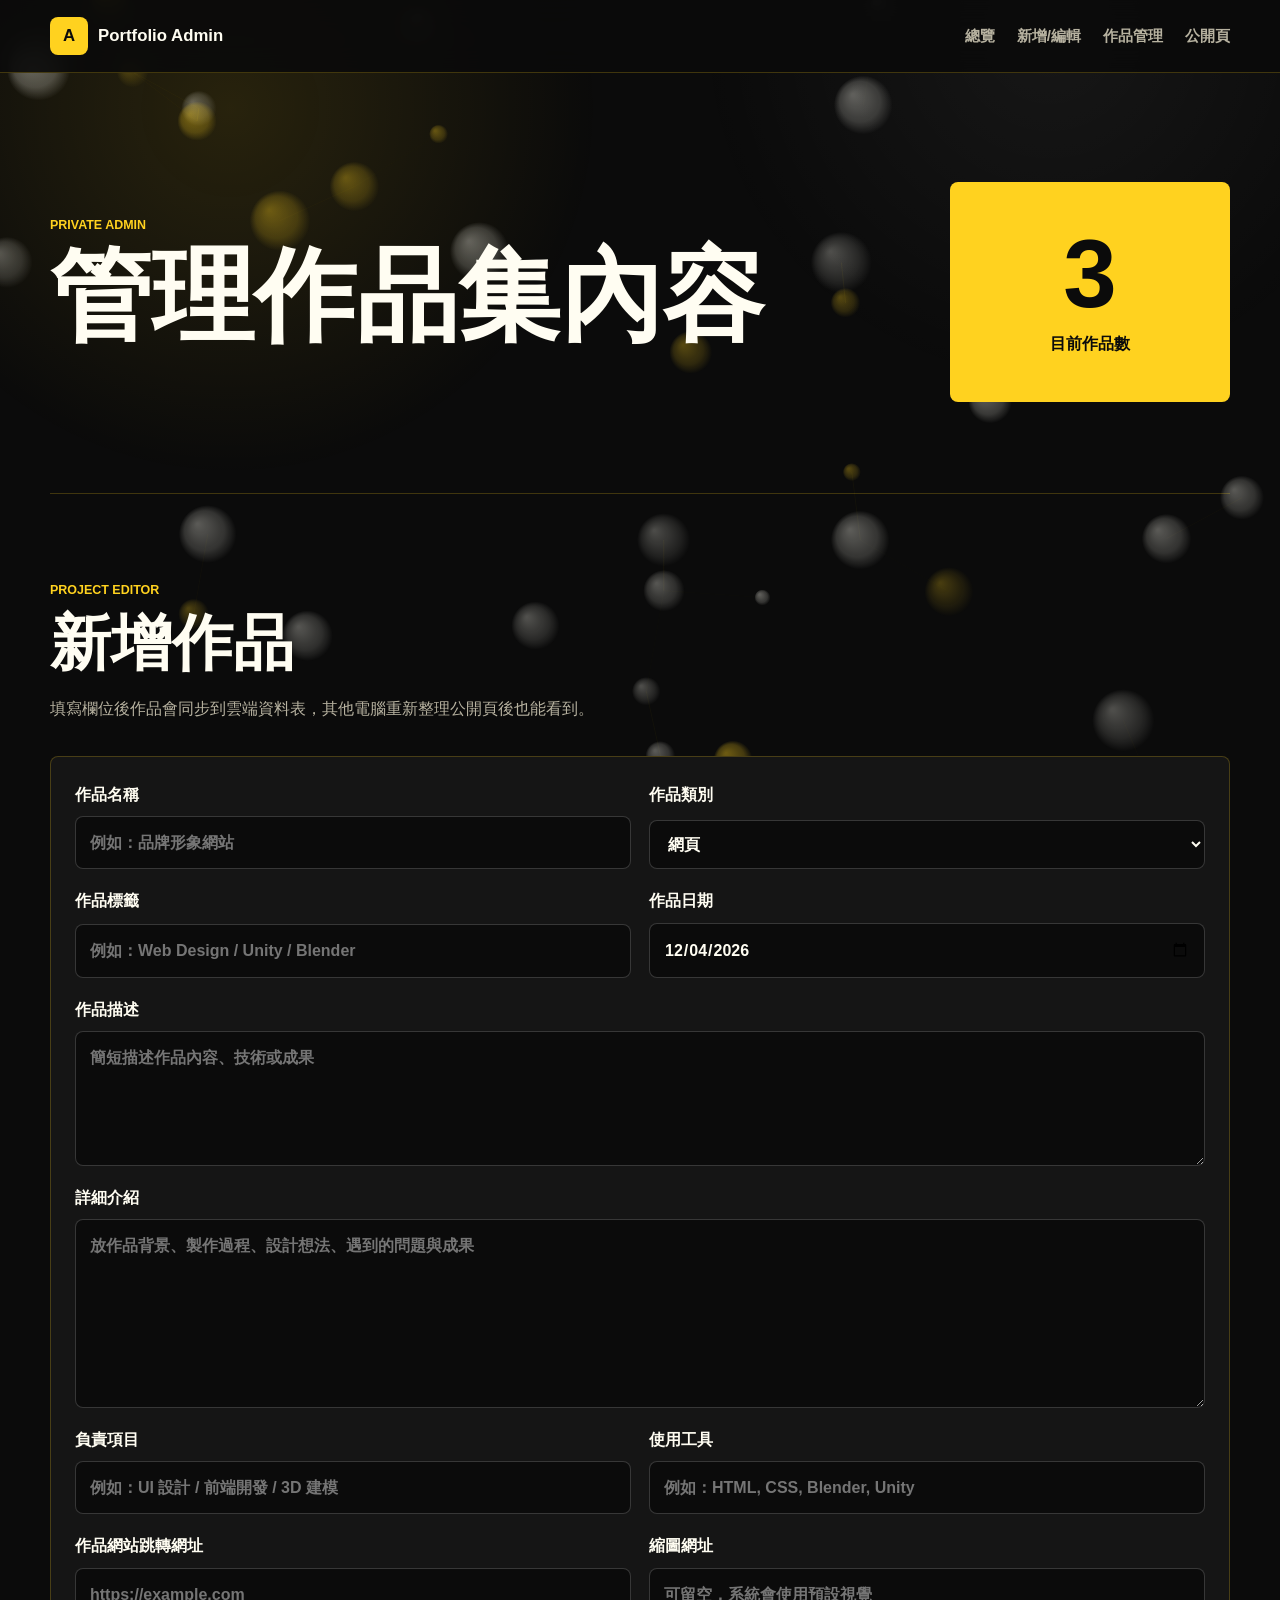
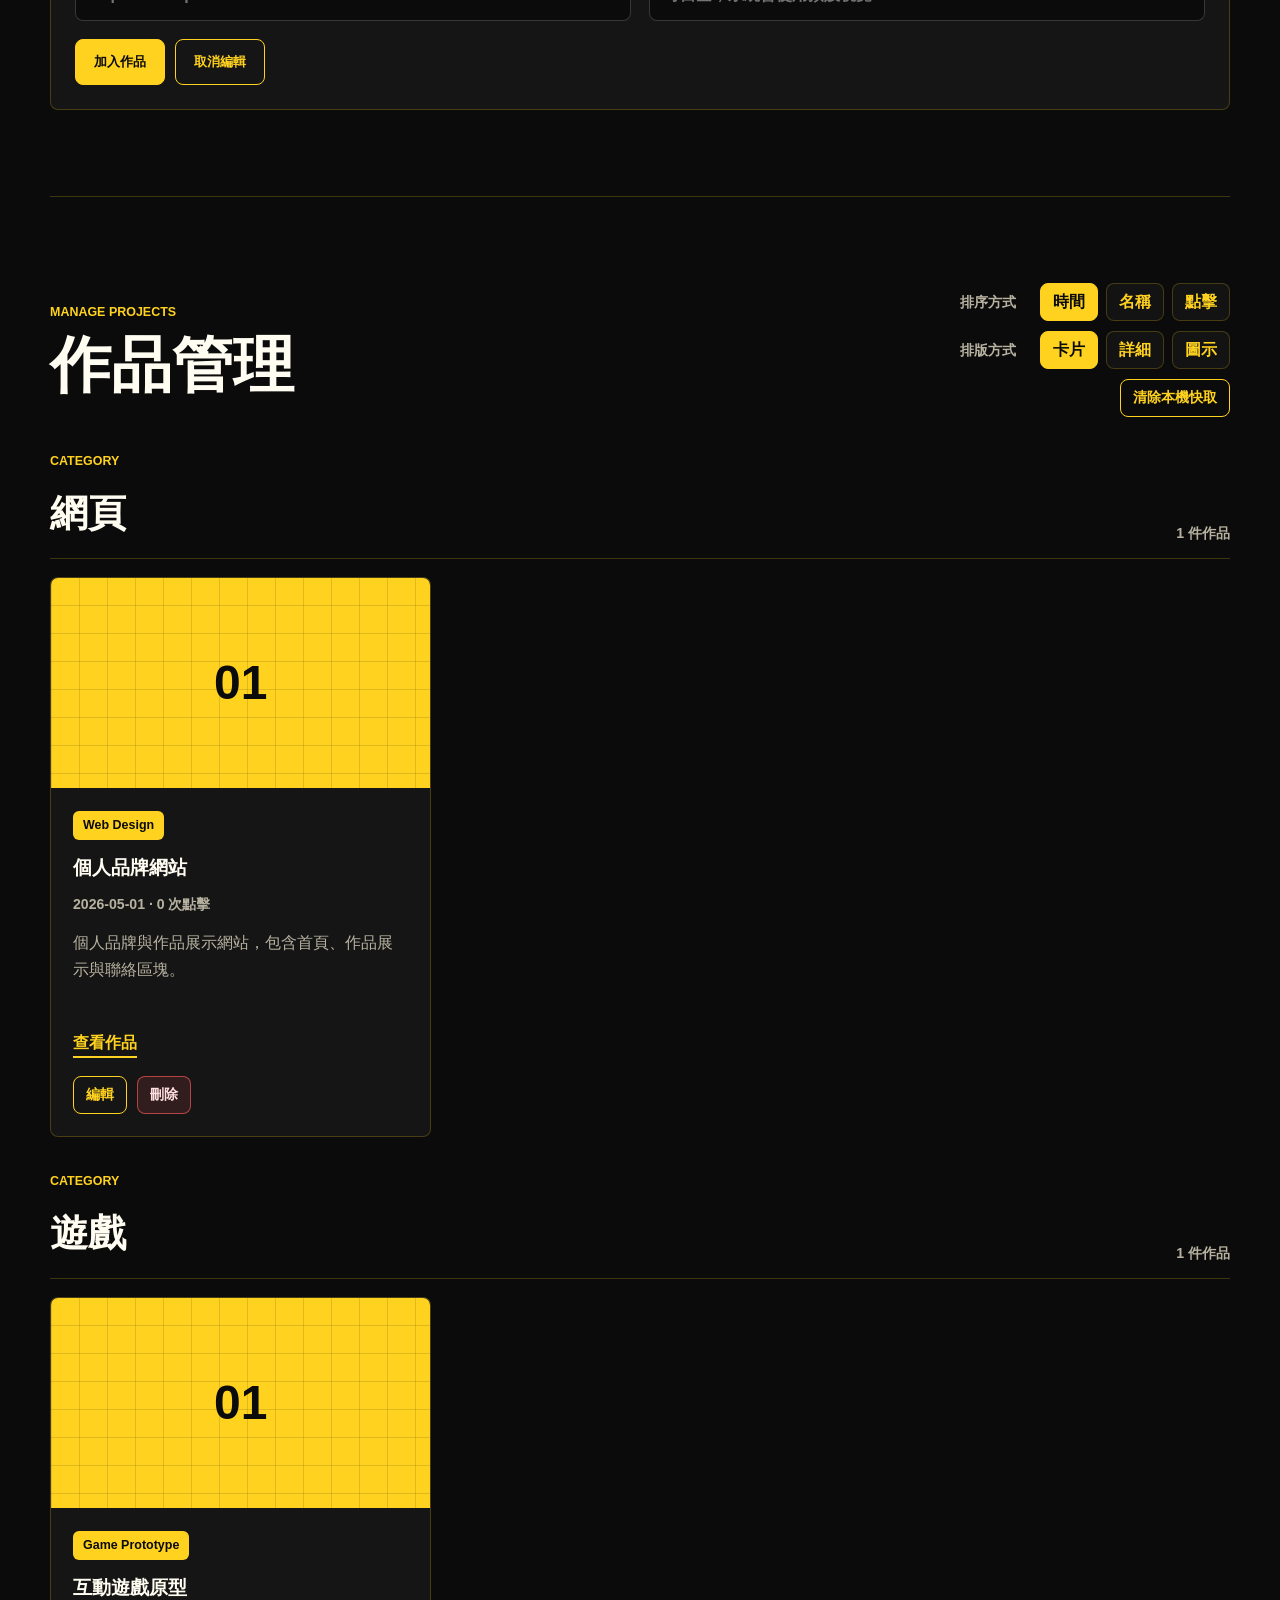
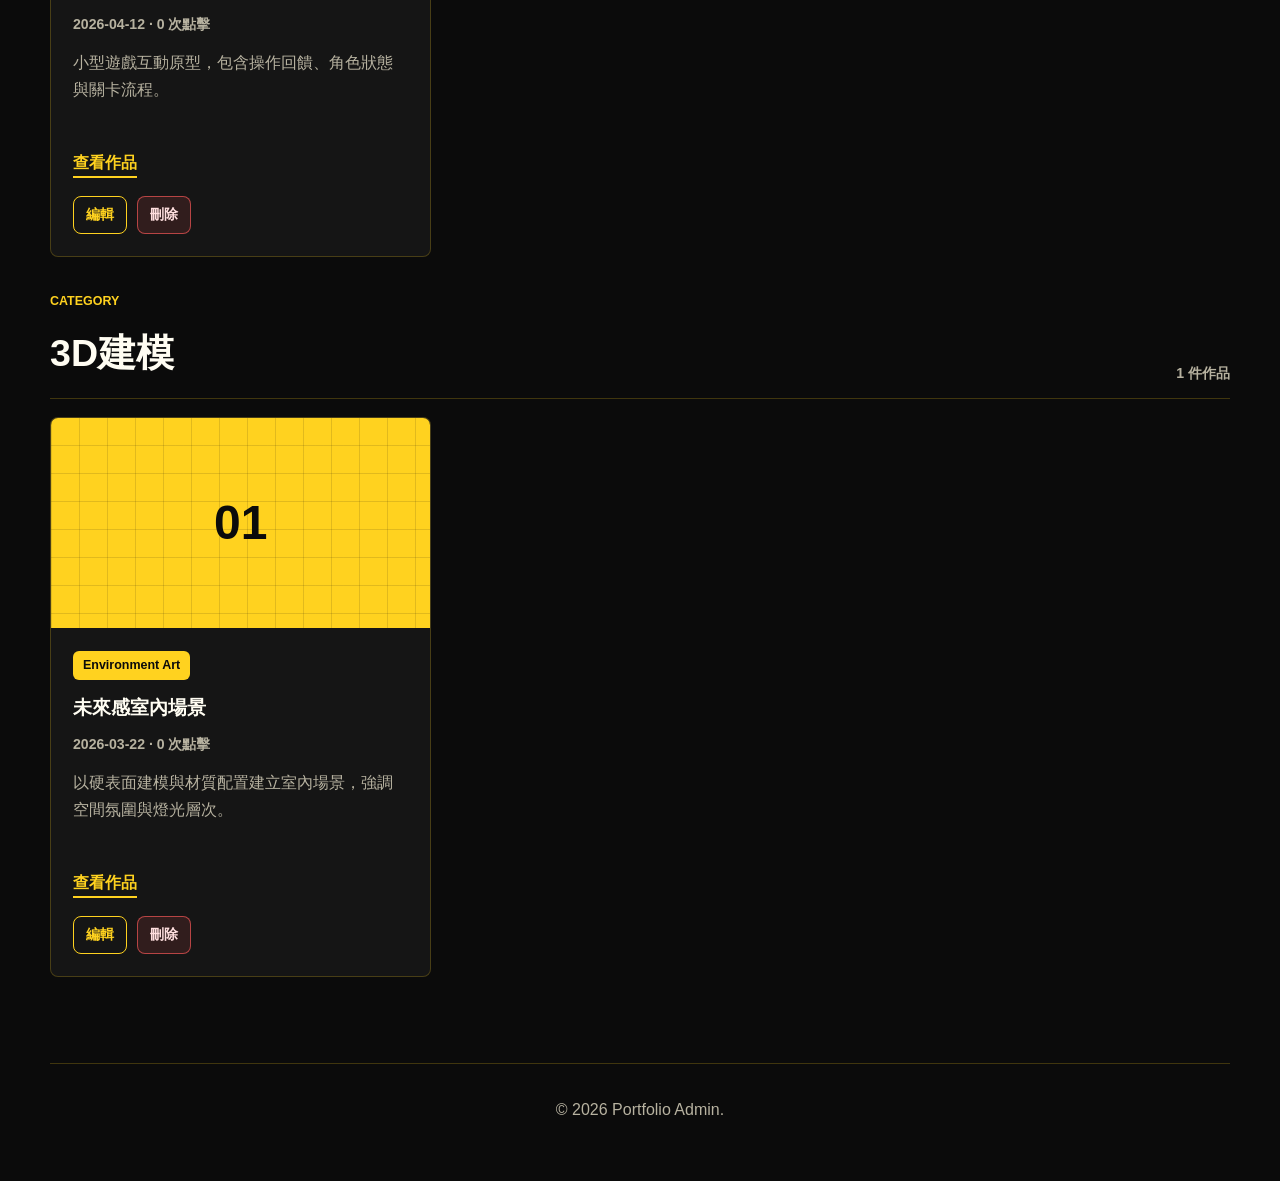
<file: admin.html>
<!DOCTYPE html>
<html lang="zh-Hant">
<head>
  <meta charset="UTF-8">
  <meta name="viewport" content="width=device-width, initial-scale=1.0">
  <title>Portfolio Admin | 作品管理</title>
  <link rel="stylesheet" href="styles.css?v=20260610-19">
</head>
<body data-page="admin">
  <div class="page-transition" aria-hidden="true">
    <div class="loading-mark">
      <div class="loading-orbit">
        <span></span>
        <span></span>
        <span></span>
        <span></span>
        <span></span>
        <span></span>
      </div>
      <strong>Loading</strong>
    </div>
  </div>
  <header class="site-header">
    <nav class="header-bar" aria-label="管理頁導覽">
      <a class="brand" href="#dashboard">
        <span class="brand-mark">A</span>
        <span>Portfolio Admin</span>
      </a>

      <button class="nav-toggle" type="button" aria-label="開啟選單" aria-expanded="false">
        <span></span>
        <span></span>
        <span></span>
      </button>

      <div class="nav-links">
        <a href="#dashboard">總覽</a>
        <a href="#project-editor">新增/編輯</a>
        <a href="#projects">作品管理</a>
        <a href="index.html">公開頁</a>
      </div>
    </nav>
  </header>

  <main>
    <section class="admin-hero" id="dashboard">
      <div>
        <p class="eyebrow">Private Admin</p>
        <h1>管理作品集內容</h1>
      </div>
      <div class="admin-stats" aria-label="作品統計">
        <span id="projectCount">0</span>
        <strong>目前作品數</strong>
      </div>
    </section>

    <section class="section editor-section" id="project-editor">
      <div class="section-heading">
        <p class="eyebrow">Project Editor</p>
        <h2 id="formTitle">新增作品</h2>
        <p>填寫欄位後作品會同步到雲端資料表，其他電腦重新整理公開頁後也能看到。</p>
      </div>

      <form class="project-form" id="projectForm">
        <input type="hidden" name="id">
        <label>
          作品名稱
          <input type="text" name="title" placeholder="例如：品牌形象網站" required>
        </label>
        <label>
          作品類別
          <select name="type" required>
            <option value="網頁">網頁</option>
            <option value="遊戲">遊戲</option>
            <option value="3D建模">3D建模</option>
          </select>
        </label>
        <label>
          作品標籤
          <input type="text" name="category" placeholder="例如：Web Design / Unity / Blender" required>
        </label>
        <label>
          作品日期
          <input type="date" name="date" required>
        </label>
        <label>
          作品描述
          <textarea name="description" rows="4" placeholder="簡短描述作品內容、技術或成果" required></textarea>
        </label>
        <label>
          詳細介紹
          <textarea name="detail" rows="6" placeholder="放作品背景、製作過程、設計想法、遇到的問題與成果"></textarea>
        </label>
        <label>
          負責項目
          <input type="text" name="role" placeholder="例如：UI 設計 / 前端開發 / 3D 建模">
        </label>
        <label>
          使用工具
          <input type="text" name="tools" placeholder="例如：HTML, CSS, Blender, Unity">
        </label>
        <label>
          作品網站跳轉網址
          <input type="url" name="link" placeholder="https://example.com">
        </label>
        <label>
          縮圖網址
          <input type="url" name="image" placeholder="可留空，系統會使用預設視覺">
        </label>
        <div class="form-actions">
          <button class="button primary" type="submit" id="submitProject">加入作品</button>
          <button class="button secondary" type="button" id="cancelEdit" hidden>取消編輯</button>
        </div>
      </form>
    </section>

    <section class="section projects-section" id="projects">
      <div class="section-heading split-heading">
        <div>
          <p class="eyebrow">Manage Projects</p>
          <h2>作品管理</h2>
        </div>
        <div class="project-toolbar" aria-label="作品顯示控制">
          <div class="control-row" role="group" aria-label="排序方式">
            <span>排序方式</span>
            <button class="control-chip is-active" type="button" data-sort="date-desc">時間</button>
            <button class="control-chip" type="button" data-sort="name-asc">名稱</button>
            <button class="control-chip" type="button" data-sort="clicks-desc">點擊</button>
          </div>
          <div class="control-row" role="group" aria-label="排版方式">
            <span>排版方式</span>
            <button class="control-chip is-active" type="button" data-view="cards">卡片</button>
            <button class="control-chip" type="button" data-view="details">詳細</button>
            <button class="control-chip" type="button" data-view="icons">圖示</button>
          </div>
          <button class="button secondary small-button" type="button" id="clearSavedProjects">清除本機快取</button>
        </div>
      </div>
      <div class="projects-grid admin-grid" id="projectsGrid" aria-live="polite"></div>
    </section>
  </main>

  <footer class="site-footer">
    <p>© 2026 Portfolio Admin.</p>
  </footer>

  <script src="projects.js?v=20260610-18"></script>
  <script src="app.js?v=20260610-18"></script>
</body>
</html>
</file>
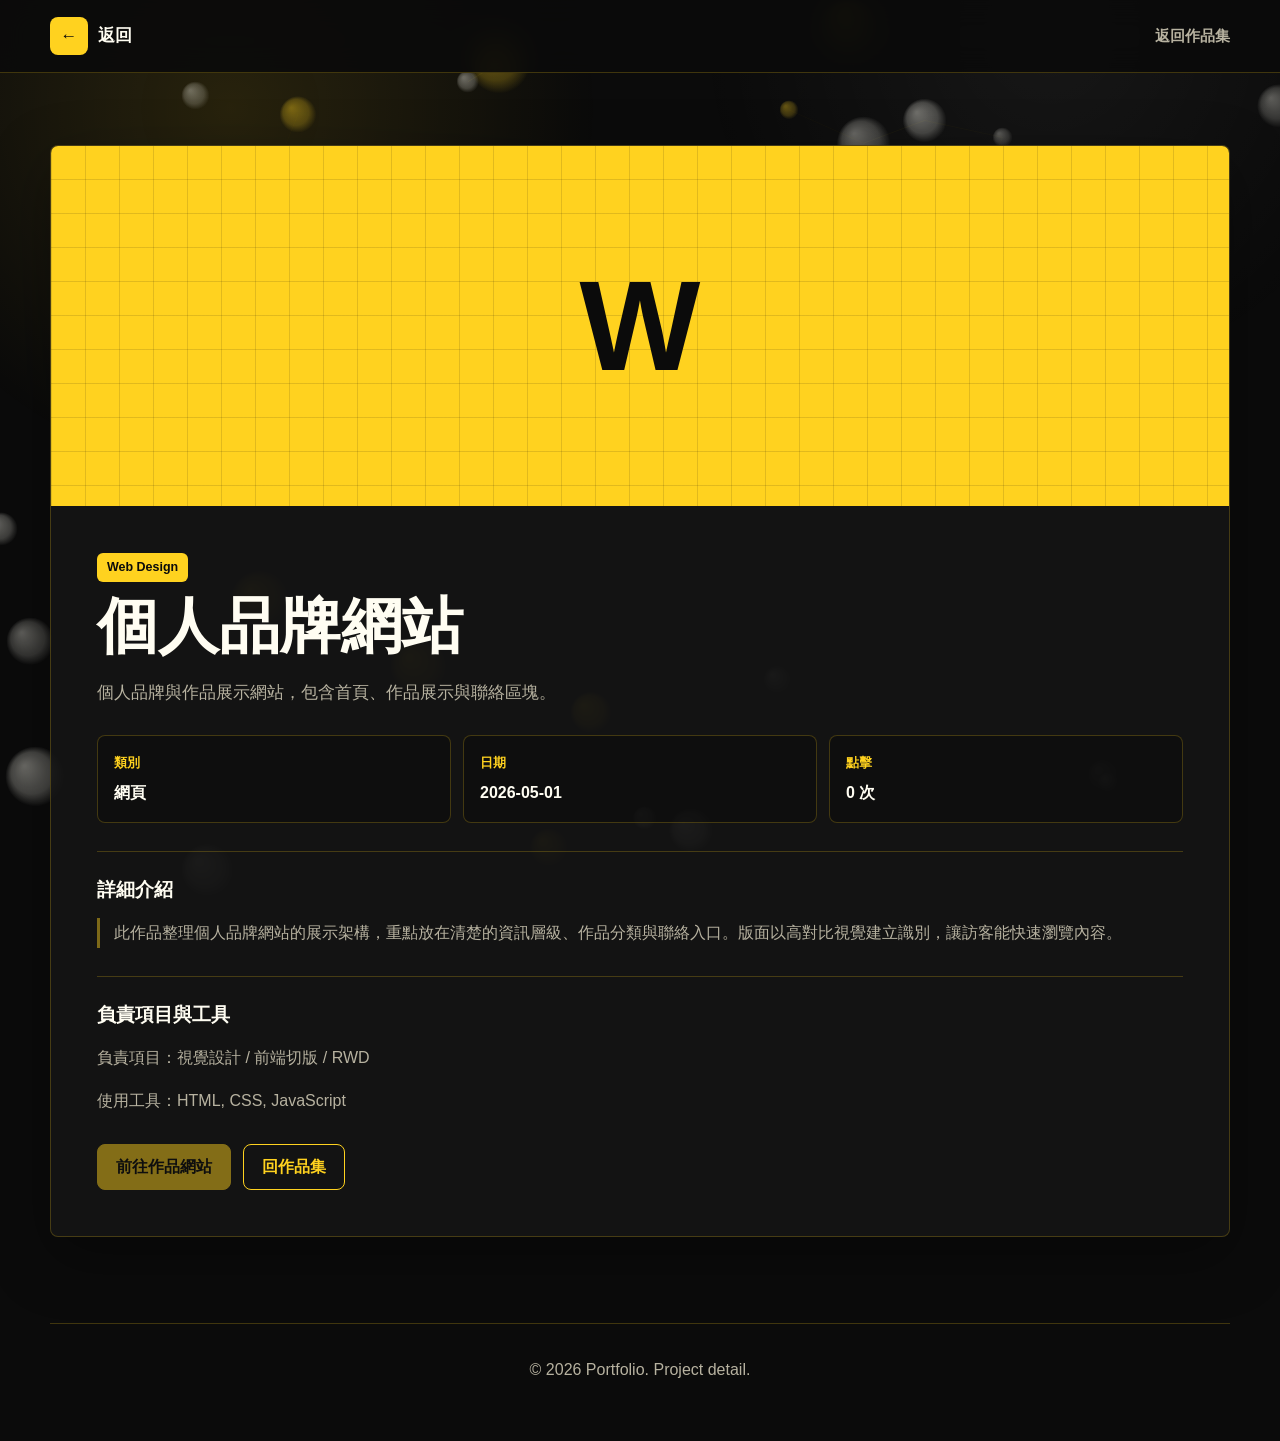
<file: project.html>
<!DOCTYPE html>
<html lang="zh-Hant">
<head>
  <meta charset="UTF-8">
  <meta name="viewport" content="width=device-width, initial-scale=1.0">
  <title>Project Detail | 作品介紹</title>
  <link rel="stylesheet" href="styles.css?v=20260610-19">
</head>
<body data-page="detail">
  <div class="page-transition" aria-hidden="true">
    <div class="loading-mark">
      <div class="loading-orbit">
        <span></span>
        <span></span>
        <span></span>
        <span></span>
        <span></span>
        <span></span>
      </div>
      <strong>Loading</strong>
    </div>
  </div>
  <header class="site-header">
    <nav class="header-bar" aria-label="作品介紹導覽">
      <a class="brand" href="index.html#projects">
        <span class="brand-mark">←</span>
        <span>返回</span>
      </a>

      <button class="nav-toggle" type="button" aria-label="開啟選單" aria-expanded="false">
        <span></span>
        <span></span>
        <span></span>
      </button>

      <div class="nav-links">
        <a href="index.html#projects">返回作品集</a>
      </div>
    </nav>
  </header>

  <main>
    <section class="project-detail-page" id="project-detail">
      <article class="project-detail-panel reveal" id="projectDetailPanel" aria-live="polite">
        <div class="detail-visual detail-animate" id="detailVisual"></div>
        <div class="detail-content">
          <span class="project-category detail-animate" id="detailCategory"></span>
          <h2 class="detail-animate" id="detailTitle"></h2>
          <p class="detail-summary detail-animate" id="detailSummary"></p>

          <div class="detail-info-grid detail-animate">
            <div>
              <span>類別</span>
              <strong id="detailType"></strong>
            </div>
            <div>
              <span>日期</span>
              <strong id="detailDate"></strong>
            </div>
            <div>
              <span>點擊</span>
              <strong id="detailClicks"></strong>
            </div>
          </div>

          <div class="detail-section detail-animate">
            <h3>詳細介紹</h3>
            <div class="detail-paragraphs" id="detailText"></div>
          </div>

          <div class="detail-section detail-animate">
            <h3>負責項目與工具</h3>
            <p id="detailRole"></p>
            <p id="detailTools"></p>
          </div>

          <div class="hero-actions detail-animate">
            <a class="button primary" id="detailLink" href="#" target="_blank" rel="noreferrer">前往作品網站</a>
            <a class="button secondary" href="index.html#projects">回作品集</a>
          </div>
        </div>
      </article>
    </section>
  </main>

  <footer class="site-footer">
    <p>© 2026 Portfolio. Project detail.</p>
  </footer>

  <script src="projects.js?v=20260610-18"></script>
  <script src="app.js?v=20260610-18"></script>
</body>
</html>
</file>
<file: styles.css>
:root {
  --black: #0b0b0b;
  --black-soft: #151515;
  --ink: #242424;
  --yellow: #ffd21f;
  --yellow-deep: #f2b705;
  --white: #fffdf2;
  --muted: #b7b2a0;
  --line: rgba(255, 210, 31, 0.22);
  --shadow: 0 20px 60px rgba(0, 0, 0, 0.35);
}

* {
  box-sizing: border-box;
}

html {
  scroll-behavior: smooth;
}

body {
  margin: 0;
  font-family: "Microsoft JhengHei", "PingFang TC", Arial, sans-serif;
  color: var(--white);
  background: var(--black);
  line-height: 1.7;
}

body::before {
  content: "";
  position: fixed;
  inset: 0;
  z-index: -1;
  pointer-events: none;
  background:
    radial-gradient(circle at 18% 12%, rgba(255, 210, 31, 0.12), transparent 28%),
    radial-gradient(circle at 82% 4%, rgba(255, 255, 255, 0.05), transparent 26%);
  animation: ambientShift 12s ease-in-out infinite alternate;
}

.page-transition {
  position: fixed;
  inset: 0;
  z-index: 9999;
  pointer-events: none;
  overflow: hidden;
  background:
    radial-gradient(circle at 20% 30%, rgba(255, 255, 255, 0.5), transparent 18%),
    radial-gradient(circle at 78% 62%, rgba(11, 11, 11, 0.18), transparent 24%),
    linear-gradient(90deg, rgba(11, 11, 11, 0.12) 1px, transparent 1px),
    linear-gradient(0deg, rgba(11, 11, 11, 0.1) 1px, transparent 1px),
    var(--yellow);
  background-size: auto, auto, 42px 42px, 42px 42px, auto;
  clip-path: inset(0 100% 0 0);
}

.page-transition::before,
.page-transition::after {
  content: "";
  position: absolute;
  inset: -20%;
  opacity: 0;
  pointer-events: none;
}

.page-transition::before {
  background:
    repeating-linear-gradient(
      115deg,
      rgba(11, 11, 11, 0.16) 0 2px,
      transparent 2px 18px
    );
  mix-blend-mode: multiply;
}

.page-transition::after {
  background: linear-gradient(105deg, transparent 0 36%, rgba(255, 255, 255, 0.6) 48%, transparent 60% 100%);
  transform: translateX(-45%);
}

.loading-mark {
  position: absolute;
  top: 50%;
  left: 50%;
  display: grid;
  justify-items: center;
  gap: 22px;
  opacity: 0;
  transform: translate(-50%, -50%);
  transition: opacity 180ms ease;
}

.loading-orbit {
  position: relative;
  width: 58px;
  height: 58px;
  animation: loadingDotsSpin 900ms linear infinite;
}

.loading-orbit span {
  position: absolute;
  left: 50%;
  top: 50%;
  width: 10px;
  height: 10px;
  border-radius: 999px;
  background: var(--black);
  transform: translate(-50%, -50%) rotate(calc(var(--dot-index) * 60deg)) translateY(-25px);
}

.loading-orbit span:nth-child(1) {
  --dot-index: 0;
}

.loading-orbit span:nth-child(2) {
  --dot-index: 1;
}

.loading-orbit span:nth-child(3) {
  --dot-index: 2;
}

.loading-orbit span:nth-child(4) {
  --dot-index: 3;
}

.loading-orbit span:nth-child(5) {
  --dot-index: 4;
}

.loading-orbit span:nth-child(6) {
  --dot-index: 5;
}

.loading-mark strong {
  color: var(--black);
  font-size: clamp(2rem, 6vw, 4.8rem);
  font-weight: 900;
  letter-spacing: 0;
  animation: loadingTextJump 720ms ease-in-out infinite;
}

body.is-transitioning .page-transition {
  animation: pageCoverFlow 7000ms ease both;
}

body.is-transitioning .page-transition::before {
  opacity: 0.36;
  animation: transitionStripeFlow 1200ms linear infinite;
}

body.is-transitioning .page-transition::after {
  opacity: 0.6;
  animation: transitionLightSweep 2600ms ease-in-out infinite;
}

body.is-transitioning .loading-mark {
  animation: loadingMarkFlow 7000ms ease both;
}

.bubble-canvas {
  position: fixed;
  inset: 0;
  z-index: 0;
  width: 100%;
  height: 100%;
  pointer-events: auto;
}

.site-header,
main,
.site-footer {
  position: relative;
  z-index: 1;
}

a {
  color: inherit;
  text-decoration: none;
}

img {
  display: block;
  max-width: 100%;
}

.site-header {
  position: sticky;
  top: 0;
  z-index: 20;
  border-bottom: 1px solid var(--line);
  background: rgba(11, 11, 11, 0.9);
  backdrop-filter: blur(14px);
  transition: box-shadow 220ms ease, background 220ms ease;
}

.site-header.is-scrolled {
  background: rgba(11, 11, 11, 0.96);
  box-shadow: 0 10px 34px rgba(0, 0, 0, 0.32);
}

.header-bar {
  width: min(1180px, calc(100% - 32px));
  min-height: 72px;
  margin: 0 auto;
  display: flex;
  align-items: center;
  justify-content: space-between;
  gap: 24px;
}

.brand {
  display: inline-flex;
  align-items: center;
  gap: 10px;
  font-size: 1.05rem;
  font-weight: 900;
  letter-spacing: 0;
}

.brand-mark {
  width: 38px;
  height: 38px;
  display: grid;
  place-items: center;
  color: var(--black);
  background: var(--yellow);
  border-radius: 8px;
  transition: transform 220ms ease;
}

.brand:hover .brand-mark {
  transform: rotate(-8deg) scale(1.04);
}

.nav-links {
  display: flex;
  align-items: center;
  gap: 22px;
  color: var(--muted);
  font-size: 0.95rem;
  font-weight: 700;
}

.nav-links a {
  position: relative;
  transition: color 180ms ease;
}

.nav-links a:hover {
  color: var(--yellow);
}

.nav-links a::after {
  content: "";
  position: absolute;
  left: 0;
  right: 0;
  bottom: -8px;
  height: 2px;
  background: var(--yellow);
  transform: scaleX(0);
  transform-origin: left;
  transition: transform 180ms ease;
}

.nav-links a:hover::after {
  transform: scaleX(1);
}

.nav-toggle {
  display: none;
  width: 42px;
  height: 42px;
  border: 1px solid var(--line);
  border-radius: 8px;
  background: transparent;
  cursor: pointer;
  transition: background 180ms ease, border-color 180ms ease, transform 180ms ease;
}

.nav-toggle span {
  display: block;
  width: 18px;
  height: 2px;
  margin: 4px auto;
  background: var(--yellow);
  border-radius: 999px;
  transition: transform 240ms ease, opacity 180ms ease, background 180ms ease;
}

.nav-toggle.is-active {
  background: var(--yellow);
  border-color: var(--yellow);
  transform: translateY(-1px);
}

.nav-toggle.is-active span {
  background: var(--black);
}

.nav-toggle.is-active span:nth-child(1) {
  transform: translateY(6px) rotate(45deg);
}

.nav-toggle.is-active span:nth-child(2) {
  opacity: 0;
}

.nav-toggle.is-active span:nth-child(3) {
  transform: translateY(-6px) rotate(-45deg);
}

main {
  overflow: hidden;
}

.hero,
.section {
  width: min(1180px, calc(100% - 32px));
  margin: 0 auto;
}

.hero {
  min-height: calc(100vh - 72px);
  padding: 82px 0 64px;
  display: grid;
  grid-template-columns: minmax(0, 1.05fr) minmax(320px, 0.95fr);
  align-items: center;
  gap: 52px;
}

.hero-copy {
  animation: riseIn 700ms ease both;
}

.eyebrow {
  margin: 0 0 10px;
  color: var(--yellow);
  font-size: 0.78rem;
  font-weight: 900;
  letter-spacing: 0;
  text-transform: uppercase;
}

h1,
h2,
h3,
p {
  margin-top: 0;
}

h1 {
  max-width: 780px;
  margin-bottom: 22px;
  font-size: clamp(3rem, 8vw, 6.8rem);
  line-height: 0.98;
  letter-spacing: 0;
}

h2 {
  margin-bottom: 18px;
  font-size: clamp(2rem, 5vw, 3.8rem);
  line-height: 1.08;
  letter-spacing: 0;
}

h3 {
  margin-bottom: 12px;
  font-size: 1.2rem;
}

.hero-text,
.section-heading > p:not(.eyebrow),
.contact-section > p,
.info-block p,
.project-card p {
  color: var(--muted);
}

.hero-text {
  max-width: 620px;
  font-size: 1.08rem;
}

.hero-actions {
  display: flex;
  flex-wrap: wrap;
  gap: 12px;
  margin-top: 30px;
}

.button {
  display: inline-flex;
  min-height: 46px;
  align-items: center;
  justify-content: center;
  padding: 0 18px;
  border: 1px solid var(--yellow);
  border-radius: 8px;
  font-weight: 900;
  transition: transform 180ms ease, background 180ms ease, color 180ms ease, box-shadow 180ms ease;
}

.button:hover {
  transform: translateY(-2px);
  box-shadow: 0 12px 30px rgba(255, 210, 31, 0.16);
}

.button.primary {
  color: var(--black);
  background: var(--yellow);
}

.button.secondary {
  color: var(--yellow);
  background: transparent;
}

.button.is-disabled {
  pointer-events: none;
  opacity: 0.48;
}

.button.danger {
  color: #ffdfdf;
  border-color: rgba(255, 90, 90, 0.65);
  background: rgba(255, 90, 90, 0.12);
}

.button:disabled {
  cursor: not-allowed;
  opacity: 0.46;
  transform: none;
}

.small-button {
  min-height: 38px;
  padding: 0 12px;
  font-size: 0.9rem;
}

.hero-visual {
  min-height: 520px;
  position: relative;
  animation: riseIn 800ms 120ms ease both;
}

.hero-visual--three {
  border: 1px solid var(--line);
  border-radius: 8px;
  overflow: hidden;
  background:
    linear-gradient(90deg, rgba(255, 210, 31, 0.08) 1px, transparent 1px),
    linear-gradient(0deg, rgba(255, 210, 31, 0.08) 1px, transparent 1px),
    rgba(21, 21, 21, 0.72);
  background-size: 34px 34px;
  box-shadow: var(--shadow);
}

#heroThree {
  position: absolute;
  inset: 0;
  width: 100%;
  height: 100%;
  z-index: 0;
}

.hero-visual--three .visual-panel {
  z-index: 1;
  backdrop-filter: blur(6px);
}

.visual-panel {
  position: absolute;
  display: flex;
  flex-direction: column;
  justify-content: space-between;
  appearance: none;
  text-align: left;
  font: inherit;
  cursor: pointer;
  border: 1px solid var(--line);
  border-radius: 8px;
  box-shadow: var(--shadow);
  transition: transform 240ms ease, border-color 240ms ease, box-shadow 240ms ease;
}

.visual-panel:hover {
  transform: translateY(-6px);
  border-color: rgba(255, 210, 31, 0.72);
  box-shadow: 0 26px 80px rgba(0, 0, 0, 0.48);
}

.visual-panel.is-active {
  border-color: var(--yellow);
  box-shadow: 0 0 0 1px rgba(255, 210, 31, 0.42), 0 26px 80px rgba(0, 0, 0, 0.48);
}

.visual-panel:focus-visible {
  outline: 3px solid rgba(255, 210, 31, 0.72);
  outline-offset: 4px;
}

.visual-panel span {
  font-weight: 900;
}

.visual-panel strong {
  font-size: clamp(1.4rem, 4vw, 3.2rem);
  line-height: 1;
}

.panel-main {
  inset: 28px 46px 70px 24px;
  padding: 30px;
  color: var(--black);
  background:
    linear-gradient(90deg, rgba(11, 11, 11, 0.14) 1px, transparent 1px),
    linear-gradient(0deg, rgba(11, 11, 11, 0.14) 1px, transparent 1px),
    var(--yellow);
  background-size: 34px 34px;
  animation: floatPanel 5s ease-in-out infinite;
}

.panel-side {
  right: 0;
  top: 0;
  width: 42%;
  height: 38%;
  padding: 22px;
  color: var(--white);
  background: var(--black-soft);
  animation: floatPanel 5.8s 400ms ease-in-out infinite;
}

.panel-side span {
  color: var(--yellow);
}

.panel-bottom {
  right: 20px;
  bottom: 0;
  width: 58%;
  height: 30%;
  padding: 22px;
  color: var(--black);
  background: var(--white);
  animation: floatPanel 6.2s 700ms ease-in-out infinite;
}

.section {
  padding: 86px 0;
}

.admin-hero {
  width: min(1180px, calc(100% - 32px));
  min-height: 420px;
  margin: 0 auto;
  padding: 82px 0 64px;
  display: grid;
  grid-template-columns: minmax(0, 1fr) 280px;
  align-items: center;
  gap: 42px;
  animation: riseIn 700ms ease both;
}

.project-detail-page {
  width: min(1180px, calc(100% - 32px));
  min-height: calc(100vh - 72px);
  margin: 0 auto;
  padding: 72px 0 86px;
  display: block;
}

.project-detail-panel {
  overflow: hidden;
  border: 1px solid var(--line);
  border-radius: 8px;
  background: rgba(21, 21, 21, 0.9);
  box-shadow: var(--shadow);
}

.detail-animate.is-visible {
  opacity: 1;
  transform: translateY(0);
}

.detail-animate {
  opacity: 0;
  transform: translateY(18px);
  transition: opacity 520ms ease, transform 520ms ease;
}

.detail-animate:nth-child(1) {
  transition-delay: 40ms;
}

.detail-animate:nth-child(2) {
  transition-delay: 100ms;
}

.detail-animate:nth-child(3) {
  transition-delay: 160ms;
}

.detail-animate:nth-child(4) {
  transition-delay: 220ms;
}

.detail-animate:nth-child(5) {
  transition-delay: 280ms;
}

.detail-animate:nth-child(6) {
  transition-delay: 340ms;
}

.detail-visual {
  min-height: 360px;
  display: grid;
  place-items: center;
  color: var(--black);
  background:
    linear-gradient(90deg, rgba(11, 11, 11, 0.12) 1px, transparent 1px),
    linear-gradient(0deg, rgba(11, 11, 11, 0.12) 1px, transparent 1px),
    var(--yellow);
  background-size: 34px 34px;
  animation: detailVisualDrift 12s linear infinite;
  animation-play-state: paused;
}

.detail-visual.is-visible {
  animation-play-state: running;
}

.detail-visual img {
  width: 100%;
  height: 100%;
  min-height: 360px;
  object-fit: cover;
}

.detail-visual span {
  font-size: clamp(4rem, 12vw, 8rem);
  font-weight: 900;
}

.detail-content {
  padding: clamp(24px, 5vw, 46px);
}

.detail-summary {
  max-width: 780px;
  color: var(--muted);
  font-size: 1.08rem;
}

.detail-info-grid {
  display: grid;
  grid-template-columns: repeat(3, minmax(0, 1fr));
  gap: 12px;
  margin: 28px 0;
}

.detail-info-grid div {
  padding: 16px;
  border: 1px solid var(--line);
  border-radius: 8px;
  background: rgba(11, 11, 11, 0.45);
}

.detail-info-grid span {
  display: block;
  color: var(--yellow);
  font-size: 0.82rem;
  font-weight: 900;
}

.detail-info-grid strong {
  display: block;
  margin-top: 4px;
}

.detail-section {
  margin-top: 28px;
  padding-top: 22px;
  border-top: 1px solid var(--line);
}

.detail-section p {
  color: var(--muted);
}

.detail-paragraphs,
.project-detail-text {
  display: grid;
  gap: 12px;
}

.detail-paragraphs p,
.project-detail-text p {
  margin: 0;
  padding-left: 14px;
  color: var(--muted);
  line-height: 1.85;
  border-left: 3px solid rgba(255, 210, 31, 0.45);
}

.project-detail-text {
  margin-top: 14px;
  padding-top: 14px;
  border-top: 1px solid var(--line);
}

.section-heading {
  max-width: 760px;
  margin-bottom: 34px;
}

.split-heading {
  max-width: none;
  display: flex;
  align-items: end;
  justify-content: space-between;
  gap: 24px;
}

.text-link {
  color: var(--yellow);
  font-weight: 900;
  border-bottom: 2px solid currentColor;
}

.section-note {
  color: var(--yellow);
  font-weight: 900;
}

.info-block,
.project-card,
.project-form {
  border: 1px solid var(--line);
  border-radius: 8px;
  background: var(--black-soft);
}

.info-block,
.project-card {
  transition: transform 220ms ease, border-color 220ms ease, box-shadow 220ms ease;
}

.info-block:hover,
.project-card:hover {
  transform: translateY(-6px);
  border-color: rgba(255, 210, 31, 0.55);
  box-shadow: 0 18px 48px rgba(0, 0, 0, 0.28);
}

.info-block {
  padding: 26px;
}

.about-layout {
  display: grid;
  grid-template-columns: minmax(260px, 0.82fr) minmax(0, 1.18fr);
  gap: 22px;
  align-items: stretch;
}

.about-portrait,
.about-intro-panel,
.about-mini-panel {
  position: relative;
  overflow: hidden;
  border: 1px solid var(--line);
  border-radius: 8px;
  background: rgba(21, 21, 21, 0.82);
  box-shadow: 0 22px 60px rgba(0, 0, 0, 0.22);
}

.about-portrait {
  min-height: 100%;
  display: grid;
  align-content: end;
}

.portrait-frame {
  min-height: 520px;
  position: relative;
  overflow: hidden;
  background: var(--yellow);
}

.portrait-frame::after {
  content: "";
  position: absolute;
  inset: 0;
  background:
    linear-gradient(180deg, transparent 52%, rgba(11, 11, 11, 0.92) 100%),
    linear-gradient(90deg, rgba(255, 210, 31, 0.16), transparent 38%);
  pointer-events: none;
}

.portrait-frame img {
  width: 100%;
  height: 100%;
  min-height: 520px;
  object-fit: cover;
  filter: saturate(1.04) contrast(1.04);
  transform: scale(1.02);
  transition: transform 700ms ease;
}

.about-portrait:hover .portrait-frame img {
  transform: scale(1.06);
}

.portrait-caption {
  position: absolute;
  left: 24px;
  right: 24px;
  bottom: 24px;
  z-index: 1;
}

.portrait-caption h3 {
  margin-bottom: 4px;
  font-size: clamp(2rem, 5vw, 3.2rem);
}

.portrait-caption span {
  color: var(--muted);
  font-weight: 900;
}

.about-story {
  display: grid;
  gap: 18px;
}

.about-intro-panel {
  padding: clamp(28px, 5vw, 48px);
}

.about-intro-panel h3 {
  max-width: 760px;
  margin-bottom: 22px;
  font-size: clamp(2rem, 5vw, 4rem);
  line-height: 1.08;
}

.about-intro-panel p {
  max-width: 820px;
  color: var(--muted);
  font-size: 1.04rem;
}

.about-panel-grid {
  display: grid;
  grid-template-columns: repeat(2, minmax(0, 1fr));
  gap: 18px;
}

.about-mini-panel {
  padding: 26px;
}

.about-list {
  display: grid;
  gap: 12px;
  margin: 18px 0 0;
  padding: 0;
  color: var(--muted);
  list-style: none;
}

.about-list li {
  position: relative;
  padding-left: 22px;
}

.about-list li::before {
  content: "";
  position: absolute;
  left: 0;
  top: 0.72em;
  width: 8px;
  height: 8px;
  border-radius: 50%;
  background: var(--yellow);
  box-shadow: 0 0 18px rgba(255, 210, 31, 0.42);
}

.about-card {
  opacity: 0;
  transform: translateY(28px) scale(0.98);
}

.about-card.is-visible {
  animation: aboutCardIn 720ms ease forwards;
}

.about-card:nth-child(1).is-visible {
  animation-delay: 40ms;
}

.about-card:nth-child(2).is-visible {
  animation-delay: 140ms;
}

.about-card:nth-child(3).is-visible {
  animation-delay: 240ms;
}

.projects-grid {
  display: grid;
  grid-template-columns: 1fr;
  gap: 34px;
}

.category-section {
  display: grid;
  gap: 18px;
}

.category-heading {
  display: flex;
  align-items: end;
  justify-content: space-between;
  gap: 18px;
  padding-bottom: 12px;
  border-bottom: 1px solid var(--line);
}

.category-heading h3 {
  margin-bottom: 0;
  font-size: clamp(1.55rem, 4vw, 2.35rem);
}

.category-heading span,
.project-meta {
  color: var(--muted);
  font-size: 0.88rem;
  font-weight: 700;
}

.category-grid {
  display: grid;
  grid-template-columns: repeat(3, minmax(0, 1fr));
  gap: 18px;
}

.category-grid--details,
.category-grid--icons {
  grid-template-columns: 1fr;
}

.project-card {
  overflow: hidden;
  transform-style: preserve-3d;
  will-change: transform;
}

.project-card.is-tilting {
  border-color: rgba(255, 210, 31, 0.78);
  box-shadow: 0 30px 90px rgba(0, 0, 0, 0.5), 0 0 0 1px rgba(255, 210, 31, 0.2);
  transition: transform 70ms ease, border-color 180ms ease, box-shadow 180ms ease;
}

.project-card--details {
  display: grid;
  grid-template-columns: minmax(180px, 280px) minmax(0, 1fr);
}

.project-card--icons {
  min-height: 92px;
}

.project-card--icons .project-thumb {
  display: none;
}

.project-card--icons .project-content {
  display: grid;
  grid-template-columns: auto minmax(0, 1fr);
  align-items: center;
  gap: 14px;
}

.project-thumb {
  height: 210px;
  display: grid;
  place-items: center;
  color: var(--black);
  background:
    linear-gradient(90deg, rgba(11, 11, 11, 0.12) 1px, transparent 1px),
    linear-gradient(0deg, rgba(11, 11, 11, 0.12) 1px, transparent 1px),
    var(--yellow);
  background-size: 28px 28px;
  overflow: hidden;
}

.project-thumb img {
  width: 100%;
  height: 100%;
  object-fit: cover;
  transition: transform 420ms ease, filter 420ms ease;
}

.project-card:hover .project-thumb img {
  transform: scale(1.08) translateY(-2px);
  filter: saturate(1.08) contrast(1.04);
}

.project-thumb span {
  font-size: 3rem;
  font-weight: 900;
  transition: transform 220ms ease;
}

.project-card:hover .project-thumb span {
  transform: scale(1.08);
}

.project-content {
  padding: 22px;
}

.project-icon {
  width: 52px;
  height: 52px;
  display: grid;
  place-items: center;
  color: var(--black);
  border-radius: 8px;
  background: var(--yellow);
  font-weight: 900;
}

.project-category {
  display: inline-flex;
  margin-bottom: 12px;
  padding: 4px 10px;
  color: var(--black);
  background: var(--yellow);
  border-radius: 6px;
  font-size: 0.78rem;
  font-weight: 900;
  transition: transform 180ms ease;
}

.project-card:hover .project-category {
  transform: translateX(4px);
}

.project-meta {
  margin: -4px 0 12px;
}

.project-details {
  display: grid;
  grid-template-columns: repeat(3, minmax(0, 1fr));
  gap: 10px;
  margin: 0 0 14px;
}

.project-details div {
  padding: 10px;
  border: 1px solid var(--line);
  border-radius: 8px;
  background: rgba(11, 11, 11, 0.42);
}

.project-details dt {
  color: var(--yellow);
  font-size: 0.78rem;
  font-weight: 900;
}

.project-details dd {
  margin: 2px 0 0;
  color: var(--white);
  font-weight: 700;
}

.project-card p {
  min-height: 76px;
}

.project-card .text-link {
  display: inline-flex;
  margin-top: 8px;
}

.empty-message {
  margin: 0;
  padding: 22px;
  color: var(--muted);
  border: 1px dashed var(--line);
  border-radius: 8px;
  background: rgba(21, 21, 21, 0.72);
}

.sort-control {
  display: grid;
  gap: 8px;
  min-width: 180px;
  color: var(--white);
  font-weight: 900;
}

.project-toolbar {
  display: flex;
  align-items: stretch;
  flex-wrap: wrap;
  justify-content: flex-end;
  gap: 10px;
}

.control-row {
  width: 100%;
  display: flex;
  align-items: center;
  justify-content: flex-end;
  gap: 8px;
}

.control-row span {
  min-width: 72px;
  color: var(--muted);
  font-size: 0.9rem;
  font-weight: 900;
}

.control-chip {
  min-height: 38px;
  display: inline-flex;
  align-items: center;
  justify-content: center;
  padding: 0 12px;
  color: var(--yellow);
  border: 1px solid var(--line);
  border-radius: 8px;
  background: rgba(21, 21, 21, 0.82);
  font: inherit;
  font-weight: 900;
  cursor: pointer;
  transition: transform 180ms ease, background 180ms ease, color 180ms ease, border-color 180ms ease;
}

.control-chip:hover {
  transform: translateY(-2px);
  border-color: rgba(255, 210, 31, 0.6);
}

.control-chip.is-active {
  color: var(--black);
  border-color: var(--yellow);
  background: var(--yellow);
}

.card-actions,
.form-actions {
  display: flex;
  flex-wrap: wrap;
  gap: 10px;
}

.card-actions {
  margin-top: 18px;
}

.admin-stats {
  min-height: 220px;
  display: grid;
  place-items: center;
  align-content: center;
  gap: 8px;
  color: var(--black);
  border-radius: 8px;
  background: var(--yellow);
  animation: pulseGlow 3s ease-in-out infinite;
}

.admin-stats span {
  font-size: clamp(3.6rem, 9vw, 6rem);
  line-height: 1;
  font-weight: 900;
}

.admin-stats strong {
  font-size: 1rem;
}

.skills-list {
  display: flex;
  flex-wrap: wrap;
  gap: 12px;
}

.skill-constellation {
  min-height: 320px;
  position: relative;
  margin-bottom: 46px;
  padding: 28px;
  border: 1px solid var(--line);
  border-radius: 8px;
  background:
    radial-gradient(circle at 50% 50%, rgba(255, 210, 31, 0.12), transparent 30%),
    rgba(21, 21, 21, 0.68);
  overflow: hidden;
}

.skill-lines {
  position: absolute;
  inset: 0;
  width: 100%;
  height: 100%;
}

.skill-lines line {
  stroke: rgba(255, 210, 31, 0.28);
  stroke-width: 0.35;
  stroke-dasharray: 4 5;
  animation: dashFlow 14s linear infinite;
}

.skill-node {
  position: absolute;
  min-width: 112px;
  min-height: 44px;
  padding: 0 14px;
  color: var(--yellow);
  border: 1px solid rgba(255, 210, 31, 0.48);
  border-radius: 8px;
  background: rgba(11, 11, 11, 0.86);
  font: inherit;
  font-weight: 900;
  cursor: pointer;
  box-shadow: 0 0 0 rgba(255, 210, 31, 0);
  transition: transform 180ms ease, color 180ms ease, background 180ms ease, box-shadow 180ms ease;
}

.skill-node:hover,
.skill-node.is-active {
  color: var(--black);
  background: var(--yellow);
  transform: translateY(-5px) scale(1.03);
  box-shadow: 0 16px 38px rgba(255, 210, 31, 0.2);
}

.skill-node--core {
  left: 50%;
  top: 50%;
  transform: translate(-50%, -50%);
  color: var(--black);
  background: var(--yellow);
}

.skill-node--core:hover,
.skill-node--core.is-active {
  transform: translate(-50%, calc(-50% - 5px)) scale(1.03);
}

.skill-node:nth-of-type(2) {
  left: 12%;
  top: 16%;
}

.skill-node:nth-of-type(3) {
  right: 12%;
  top: 16%;
}

.skill-node:nth-of-type(4) {
  left: 13%;
  bottom: 18%;
}

.skill-node:nth-of-type(5) {
  right: 13%;
  bottom: 18%;
}

.skill-node:nth-of-type(6) {
  left: 50%;
  bottom: 9%;
  transform: translateX(-50%);
}

.skill-node:nth-of-type(6):hover,
.skill-node:nth-of-type(6).is-active {
  transform: translateX(-50%) translateY(-5px) scale(1.03);
}

.skills-list span {
  padding: 10px 14px;
  color: var(--yellow);
  border: 1px solid var(--line);
  border-radius: 8px;
  background: var(--black-soft);
  font-weight: 900;
  transition: transform 180ms ease, background 180ms ease, color 180ms ease;
}

.skills-list span:hover {
  color: var(--black);
  background: var(--yellow);
  transform: translateY(-3px);
}

.add-project-section {
  border-top: 1px solid var(--line);
  border-bottom: 1px solid var(--line);
}

.editor-section {
  border-top: 1px solid var(--line);
  border-bottom: 1px solid var(--line);
}

.project-form {
  display: grid;
  grid-template-columns: repeat(2, minmax(0, 1fr));
  gap: 18px;
  padding: 24px;
}

.project-form label {
  display: grid;
  gap: 8px;
  color: var(--white);
  font-weight: 900;
}

.project-form label:has(textarea) {
  grid-column: 1 / -1;
}

input,
select,
textarea {
  width: 100%;
  border: 1px solid rgba(255, 255, 255, 0.18);
  border-radius: 8px;
  padding: 12px 14px;
  color: var(--white);
  background: var(--black);
  font: inherit;
}

input:focus,
select:focus,
textarea:focus {
  outline: 2px solid var(--yellow);
  border-color: transparent;
}

textarea {
  resize: vertical;
}

.project-form button {
  justify-self: start;
}

.contact-section {
  text-align: center;
}

.contact-section .section-heading {
  margin-left: auto;
  margin-right: auto;
}

.contact-methods {
  display: flex;
  justify-content: center;
  margin: 32px 0;
}

.contact-methods .button {
  display: inline-flex;
  gap: 12px;
  font-size: 1.05rem;
}

.contact-methods .button span:first-child {
  font-size: 1.3rem;
}

.social-divider {
  width: 60px;
  height: 2px;
  margin: 28px auto;
  background: linear-gradient(90deg, transparent, var(--yellow), transparent);
}

.social-section {
  margin-top: 34px;
}

.social-label {
  color: var(--muted);
  font-size: 0.95rem;
  font-weight: 700;
  margin-bottom: 20px;
}

.social-links {
  display: flex;
  justify-content: center;
  gap: 16px;
  flex-wrap: wrap;
}

.social-icon {
  width: 48px;
  height: 48px;
  display: grid;
  place-items: center;
  border: 2px solid var(--line);
  border-radius: 8px;
  background: var(--black-soft);
  color: var(--yellow);
  transition: all 200ms ease;
}

.social-icon:hover {
  color: var(--black);
  background: var(--yellow);
  border-color: var(--yellow);
  transform: translateY(-4px);
  box-shadow: 0 12px 28px rgba(255, 210, 31, 0.2);
}

.social-icon svg {
  width: 24px;
  height: 24px;
}

.site-footer {
  width: min(1180px, calc(100% - 32px));
  margin: 0 auto;
  padding: 32px 0 42px;
  color: var(--muted);
  border-top: 1px solid var(--line);
  text-align: center;
}

.reveal {
  opacity: 0;
  transform: translateY(28px);
  transition: opacity 620ms ease, transform 620ms ease;
}

.reveal.is-visible {
  opacity: 1;
  transform: translateY(0);
}

@keyframes riseIn {
  from {
    opacity: 0;
    transform: translateY(24px);
  }
  to {
    opacity: 1;
    transform: translateY(0);
  }
}

@keyframes floatPanel {
  0%,
  100% {
    translate: 0 0;
  }
  50% {
    translate: 0 -10px;
  }
}

@keyframes pulseGlow {
  0%,
  100% {
    box-shadow: 0 0 0 rgba(255, 210, 31, 0);
  }
  50% {
    box-shadow: 0 0 34px rgba(255, 210, 31, 0.2);
  }
}

@keyframes ambientShift {
  from {
    opacity: 0.75;
    transform: translate3d(0, 0, 0);
  }
  to {
    opacity: 1;
    transform: translate3d(0, -18px, 0);
  }
}

@keyframes pageCoverFlow {
  0% {
    clip-path: inset(0 100% 0 0);
  }
  28.57%,
  71.43% {
    clip-path: inset(0 0 0 0);
  }
  100% {
    clip-path: inset(0 0 0 100%);
  }
}

@keyframes loadingMarkFlow {
  0%,
  26% {
    opacity: 0;
  }
  30%,
  70% {
    opacity: 1;
  }
  74%,
  100% {
    opacity: 0;
  }
}

@keyframes transitionStripeFlow {
  to {
    transform: translate3d(36px, 0, 0);
  }
}

@keyframes transitionLightSweep {
  0%,
  100% {
    transform: translateX(-55%);
  }
  50% {
    transform: translateX(55%);
  }
}

@keyframes loadingTextJump {
  0%,
  100% {
    transform: translateY(0);
  }
  45% {
    transform: translateY(-12px);
  }
}

@keyframes loadingDotsSpin {
  to {
    transform: rotate(360deg);
  }
}

@keyframes dashFlow {
  to {
    stroke-dashoffset: -120;
  }
}

@keyframes aboutCardIn {
  from {
    opacity: 0;
    transform: translateY(28px) scale(0.98);
  }
  to {
    opacity: 1;
    transform: translateY(0) scale(1);
  }
}

@keyframes detailVisualDrift {
  from {
    background-position: 0 0, 0 0, 0 0;
  }
  to {
    background-position: 68px 34px, 68px 34px, 0 0;
  }
}

@media (max-width: 900px) {
  .hero,
  .admin-hero,
  .project-detail-page,
  .about-layout,
  .about-panel-grid,
  .category-grid,
  .project-card--details,
  .project-form {
    grid-template-columns: 1fr;
  }

  .hero {
    gap: 34px;
  }

  .hero-visual {
    min-height: 390px;
  }

  .skill-constellation {
    min-height: 0;
    height: auto;
    padding: 18px;
  }

  .skill-node,
  .skill-node:nth-of-type(n) {
    position: relative;
    left: auto;
    right: auto;
    top: auto;
    bottom: auto;
    transform: none;
  }

  .skill-node:hover,
  .skill-node.is-active,
  .skill-node:nth-of-type(6):hover,
  .skill-node:nth-of-type(6).is-active {
    transform: translateY(-3px);
  }

  .skill-constellation {
    display: grid;
    grid-template-columns: 1fr;
    align-content: center;
    gap: 12px;
  }

  .skill-lines {
    opacity: 0.35;
  }

  .project-form label:has(textarea) {
    grid-column: auto;
  }

  .admin-hero {
    min-height: auto;
    padding-top: 58px;
  }

  .admin-stats {
    min-height: 160px;
  }

  .portrait-frame,
  .portrait-frame img {
    min-height: 420px;
  }

  .project-details {
    grid-template-columns: 1fr;
  }
}

@media (max-width: 720px) {
  .nav-toggle {
    display: block;
  }

  .nav-links {
    position: absolute;
    top: 72px;
    left: 0;
    right: 0;
    display: flex;
    flex-direction: column;
    align-items: stretch;
    gap: 0;
    max-height: 0;
    overflow: hidden;
    padding: 0 16px;
    border-bottom: 1px solid var(--line);
    background: rgba(11, 11, 11, 0.98);
    opacity: 0;
    transform: translateY(-10px);
    pointer-events: none;
    box-shadow: 0 18px 42px rgba(0, 0, 0, 0.34);
    transition: max-height 320ms ease, opacity 220ms ease, transform 260ms ease, padding 260ms ease;
  }

  .nav-links.is-open {
    max-height: 320px;
    padding: 10px 16px 18px;
    opacity: 1;
    transform: translateY(0);
    pointer-events: auto;
  }

  .nav-links a {
    position: static;
    padding: 13px 10px;
    border-radius: 8px;
    transform: translateY(-6px);
    opacity: 0;
    transition: color 180ms ease, background 180ms ease, transform 260ms ease, opacity 220ms ease;
  }

  .nav-links.is-open a {
    transform: translateY(0);
    opacity: 1;
  }

  .nav-links.is-open a:nth-child(1) {
    transition-delay: 40ms;
  }

  .nav-links.is-open a:nth-child(2) {
    transition-delay: 80ms;
  }

  .nav-links.is-open a:nth-child(3) {
    transition-delay: 120ms;
  }

  .nav-links.is-open a:nth-child(4) {
    transition-delay: 160ms;
  }

  .nav-links a:hover,
  .nav-links a:focus-visible,
  .nav-links a.is-tapped {
    color: var(--black);
    background: var(--yellow);
  }

  .nav-links a::after {
    display: none;
  }

  .hero {
    min-height: auto;
    padding-top: 52px;
  }

  .hero-actions,
  .form-actions,
  .card-actions {
    align-items: stretch;
    flex-direction: column;
  }

  .contact-methods {
    flex-direction: column;
  }

  .contact-methods .button {
    width: 100%;
  }

  .social-links {
    gap: 12px;
  }

  .project-card--icons .project-content {
    grid-template-columns: 1fr;
    align-items: start;
  }

  .detail-info-grid {
    grid-template-columns: 1fr;
  }

  .button,
  .text-link {
    width: 100%;
  }

  .text-link {
    justify-content: center;
    padding: 10px 0;
    border: 1px solid var(--line);
    border-radius: 8px;
  }

  .split-heading {
    align-items: start;
    flex-direction: column;
  }

  .sort-control,
  .project-toolbar {
    width: 100%;
  }

  .project-toolbar,
  .category-heading {
    align-items: stretch;
    flex-direction: column;
  }

  .control-row {
    justify-content: flex-start;
    flex-wrap: wrap;
  }

  .control-row span {
    width: 100%;
  }

  .control-chip {
    flex: 1 1 88px;
  }

  .panel-main {
    inset: 24px 22px 78px 0;
  }

  .panel-side {
    width: 48%;
  }

  .panel-bottom {
    width: 68%;
    right: 0;
  }
}

@media (max-width: 480px) {
  .header-bar,
  .hero,
  .admin-hero,
  .project-detail-page,
  .section,
  .site-footer {
    width: min(100% - 24px, 1180px);
  }

  .hero {
    padding-top: 40px;
  }

  .hero-visual {
    min-height: 310px;
  }

  .visual-panel {
    padding: 18px;
  }

  .project-form,
  .info-block,
  .project-content {
    padding: 18px;
  }

  .portrait-frame,
  .portrait-frame img {
    min-height: 340px;
  }

  .project-thumb {
    height: 180px;
  }
}

@media (prefers-reduced-motion: reduce) {
  *,
  *::before,
  *::after {
    scroll-behavior: auto !important;
    animation-duration: 0.01ms !important;
    animation-iteration-count: 1 !important;
    transition-duration: 0.01ms !important;
  }

  .reveal {
    opacity: 1;
    transform: none;
  }
}
</file>
